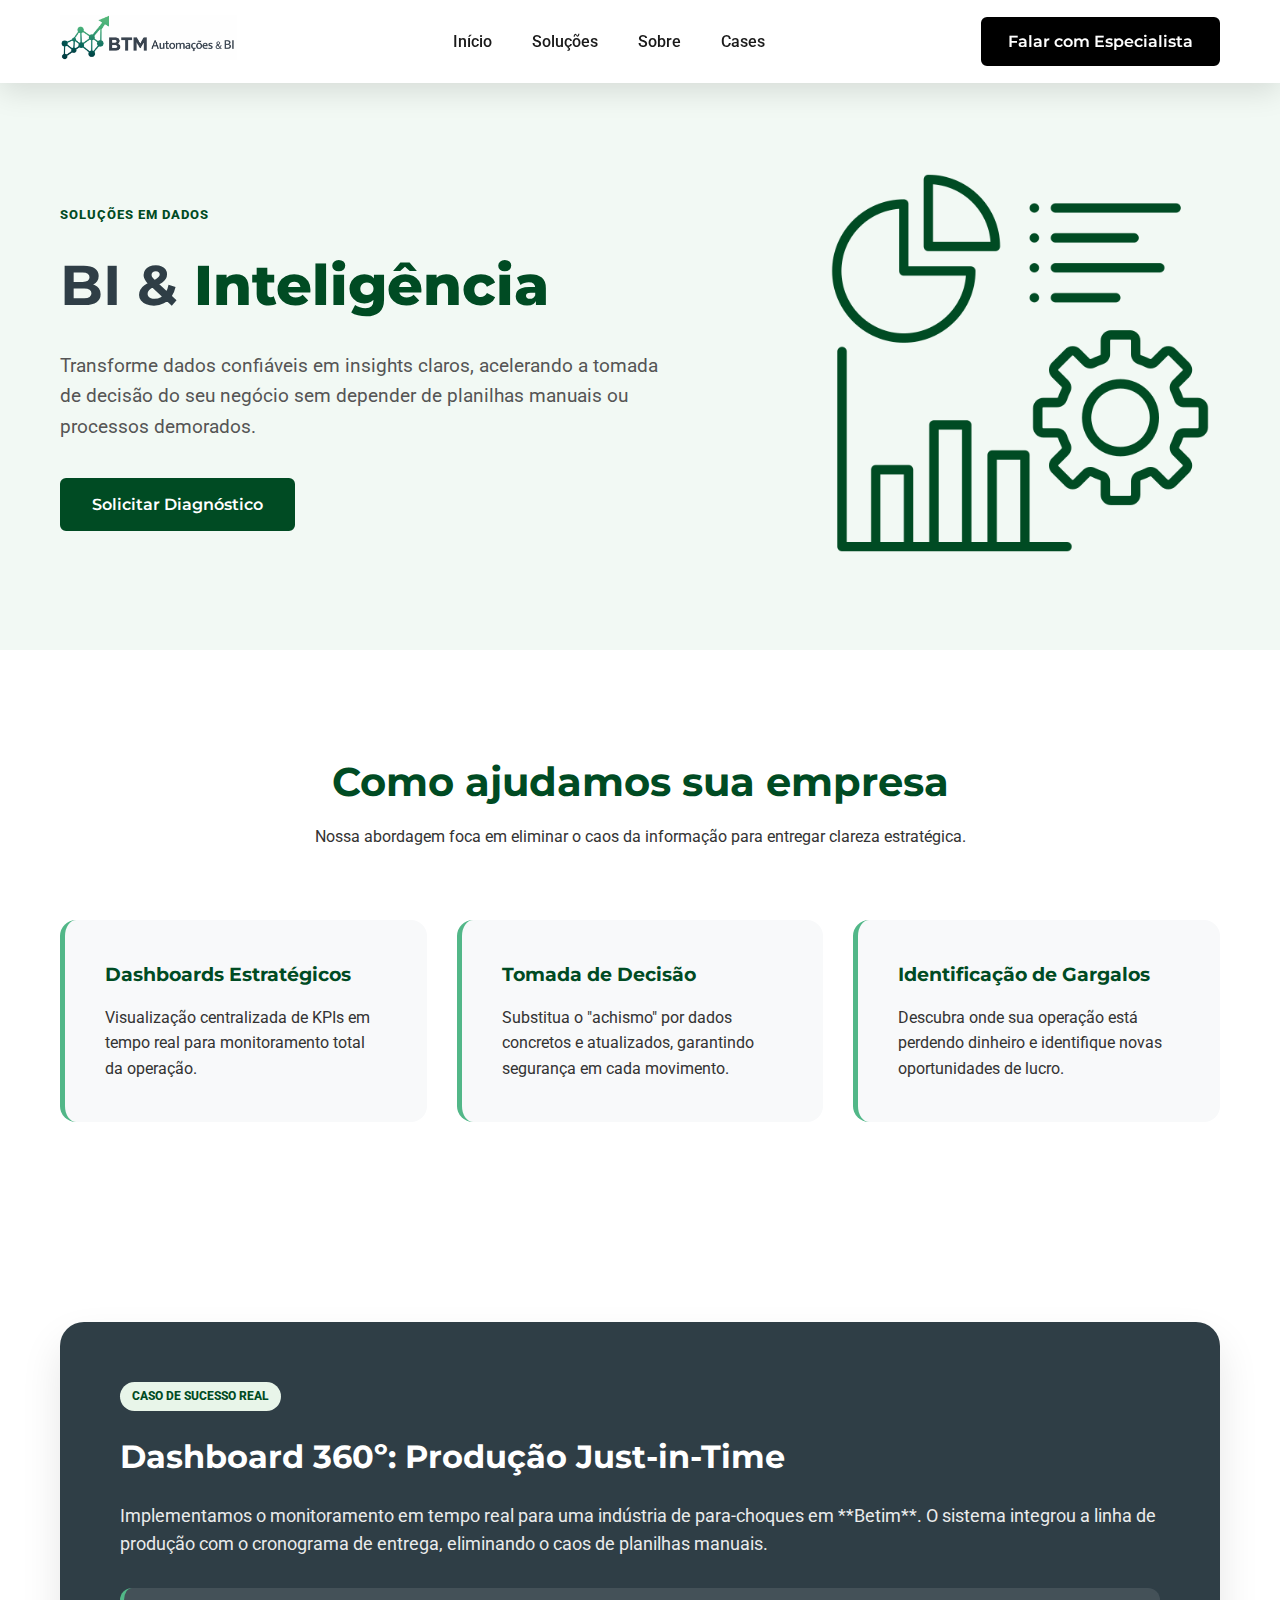
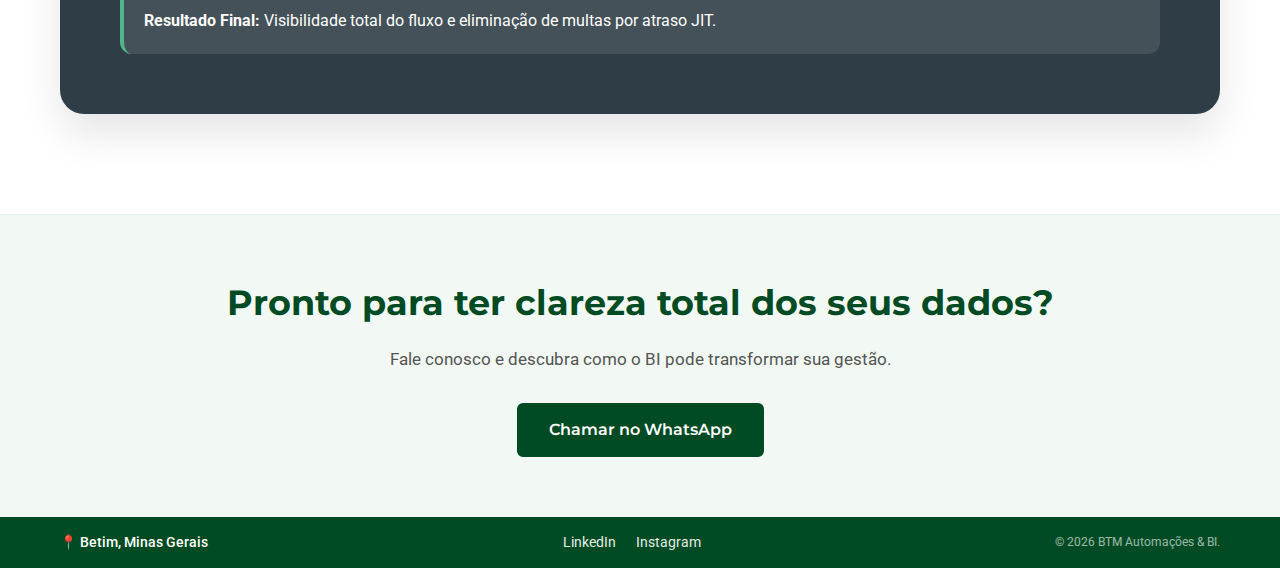
<file: bi_inteligencia.html>
<!DOCTYPE html>
<html lang="pt-br">
<head>
    <meta charset="UTF-8">
    <meta name="viewport" content="width=device-width, initial-scale=1.0">
    <title>BI & Inteligência | BTM Automações & BI</title>
    <link rel="icon" type="image/png" href="assets/img/favicon.png">
    <link href="https://fonts.googleapis.com/css2?family=Montserrat:wght@500;700;800&family=Roboto:wght@400;500&display=swap" rel="stylesheet">
    <link rel="stylesheet" href="css/styles.css">
    <link rel="stylesheet" href="css/servicos.css">
</head>
<body>

    <header class="header">
        <div class="container header-container">
            <div class="logo">
                <a href="index.html">
                    <img src="assets/img/logo-btm.png" alt="BTM Logo" class="logo-img">
                </a>
            </div>
            <nav class="nav-menu">
                <ul>
                    <li><a href="index.html">Início</a></li>
                    <li><a href="index.html#servicos">Soluções</a></li>
                    <li><a href="index.html#sobre">Sobre</a></li>
                    <li><a href="index.html#cases">Cases</a></li>
                </ul>
            </nav>
            <div class="header-right">
                <a href="https://wa.me/seunumerodowhatsapp" class="btn btn-dark">Falar com Especialista</a>
            </div>
        </div>
    </header>

    <section class="service-hero">
        <div class="container">
            <div class="service-hero-content">
                <div class="service-hero-text">
                    <span class="service-tag">Soluções em Dados</span>
                    <h1>BI & <span class="highlight">Inteligência</span></h1>
                    <p>Transforme dados confiáveis em insights claros, acelerando a tomada de decisão do seu negócio sem depender de planilhas manuais ou processos demorados.</p>
                    <a href="https://wa.me/seunumerodowhatsapp" class="btn btn-primary">Solicitar Diagnóstico</a>
                </div>
                <div class="service-hero-img">
                    <img src="assets/img/bi_inteligencia.png" alt="Ícone BI & Inteligência">
                </div>
            </div>
        </div>
    </section>

    <section class="service-details">
        <div class="container">
            <div class="section-header">
                <h2>Como ajudamos sua empresa</h2>
                <p>Nossa abordagem foca em eliminar o caos da informação para entregar clareza estratégica.</p>
            </div>
            
            <div class="benefits-grid">
                <div class="benefit-card">
                    <h3>Dashboards Estratégicos</h3>
                    <p>Visualização centralizada de KPIs em tempo real para monitoramento total da operação.</p>
                </div>
                <div class="benefit-card">
                    <h3>Tomada de Decisão</h3>
                    <p>Substitua o "achismo" por dados concretos e atualizados, garantindo segurança em cada movimento.</p>
                </div>
                <div class="benefit-card">
                    <h3>Identificação de Gargalos</h3>
                    <p>Descubra onde sua operação está perdendo dinheiro e identifique novas oportunidades de lucro.</p>
                </div>
            </div>
        </div>
    </section>

    <section class="service-case">
        <div class="container">
            <div class="case-highlight-card">
                <div class="case-info">
                    <span class="case-tag">Caso de Sucesso Real</span>
                    <h3>Dashboard 360º: Produção Just-in-Time</h3>
                    <p>Implementamos o monitoramento em tempo real para uma indústria de para-choques em **Betim**. O sistema integrou a linha de produção com o cronograma de entrega, eliminando o caos de planilhas manuais.</p>
                    <div class="case-result-box">
                        <strong>Resultado Final:</strong> Visibilidade total do fluxo e eliminação de multas por atraso JIT.
                    </div>
                </div>
            </div>
        </div>
    </section>

    <section class="cta-footer">
        <div class="container">
            <h2>Pronto para ter clareza total dos seus dados?</h2>
            <p>Fale conosco e descubra como o BI pode transformar sua gestão.</p>
            <a href="https://wa.me/seunumerodowhatsapp" class="btn btn-primary">Chamar no WhatsApp</a>
        </div>
    </section>

    <footer>
        <div class="container">
            <div class="footer-content">
                <span class="footer-location">📍 Betim, Minas Gerais</span>
                <div class="footer-social">
                    <a href="#">LinkedIn</a>
                    <a href="#">Instagram</a>
                </div>
                <p class="footer-copyright">&copy; 2026 BTM Automações & BI.</p>
            </div>
        </div>
    </footer>

</body>
</html>
</file>
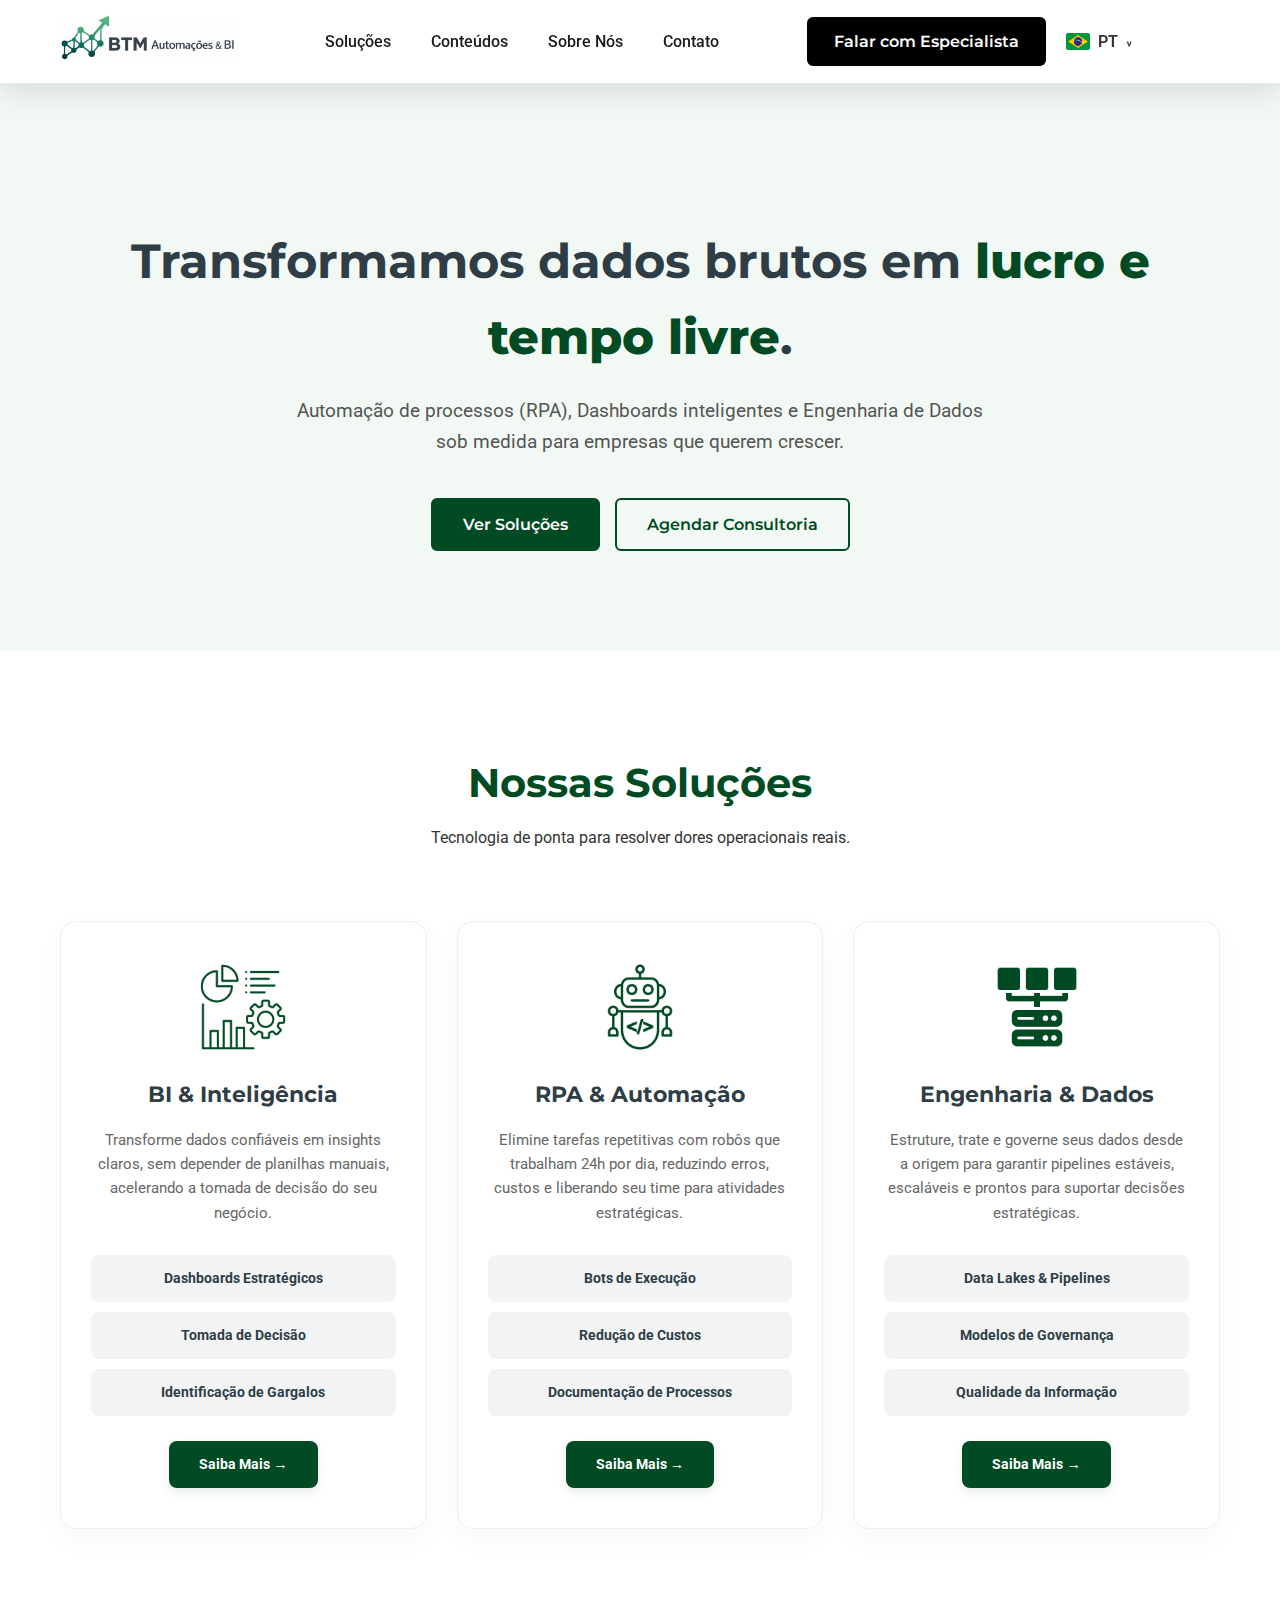
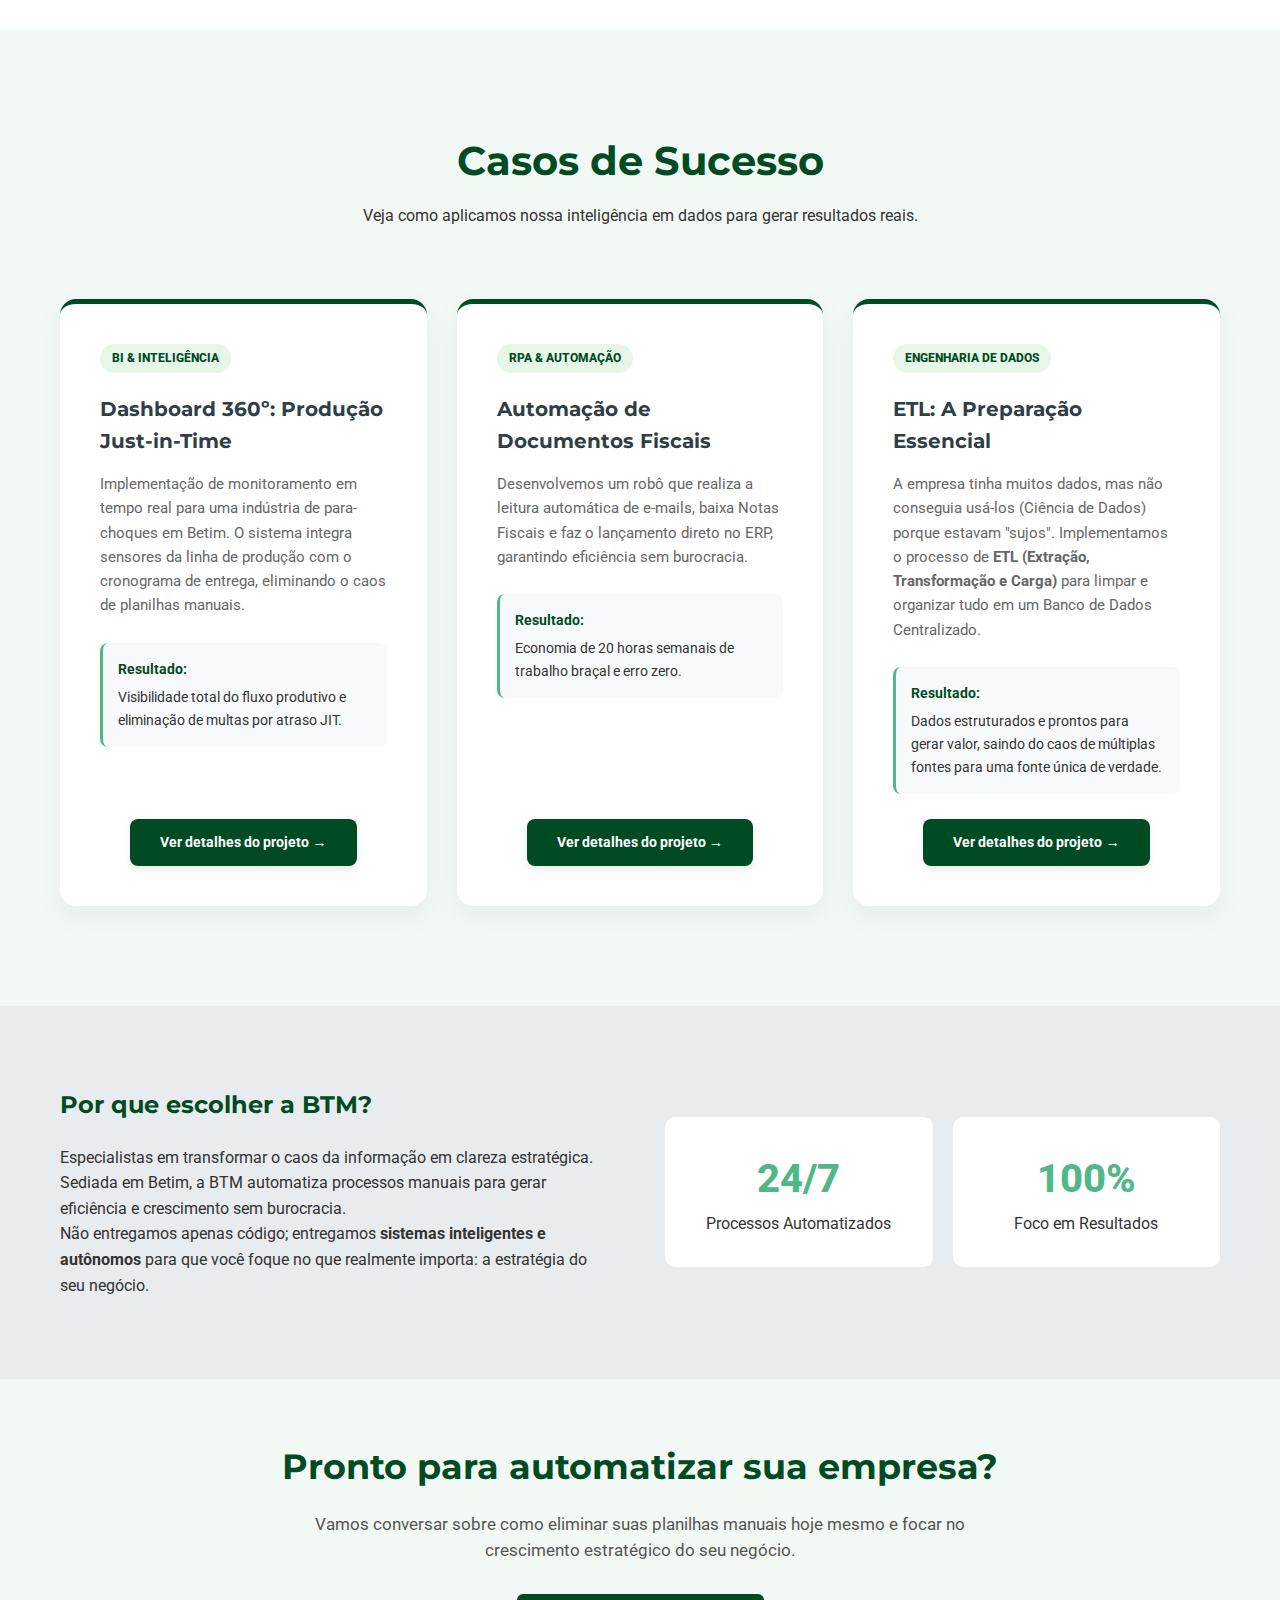
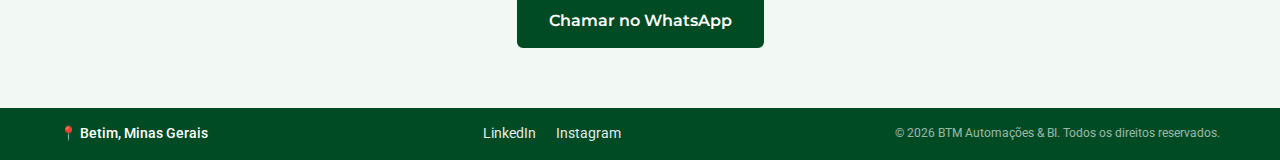
<file: index copy.html>
<!DOCTYPE html>
<html lang="pt-br">
<head>
    <meta charset="UTF-8">
    <meta name="viewport" content="width=device-width, initial-scale=1.0">
    <title>BTM Automações & BI | Inteligência de Dados em Betim</title>
    
    <link rel="icon" type="image/png" href="assets/img/favicon.png"> 
    <link href="https://fonts.googleapis.com/css2?family=Montserrat:wght@500;600;700&family=Roboto:wght@400;500&display=swap" rel="stylesheet">
    <link rel="stylesheet" href="css/styles.css">
</head>

<body>

    <header class="header">
        <div class="container header-container">
            <div class="logo">
                <a href="index.html">
                    <img src="assets/img/logo-btm.png" alt="BTM Automações & BI Logo" class="logo-img">
                </a>
            </div>
            
            <nav class="nav-menu">
                <ul>
                    <li><a href="#servicos">Soluções</a></li>
                    <li><a href="https://www.linkedin.com/" target="_blank">Conteúdos</a></li>
                    <li><a href="#sobre">Sobre Nós</a></li>
                    <li><a href="#contato">Contato</a></li>
                </ul>
            </nav>

            <div class="header-right">
                <a href="https://w.app/o2c5wx" target="_blank" class="btn btn-dark">
                    Falar com Especialista
                </a>

                <div class="lang-selector">
                    <img src="assets/img/flag-br.png" alt="Brasil" class="flag-icon">
                    <span class="lang-text">PT</span>
                    <span class="arrow-icon">^</span>
                </div>
            </div>

            <div class="hamburger">
                <span class="bar"></span>
                <span class="bar"></span>
                <span class="bar"></span>
            </div>
        </div>
    </header>

    <main>
        <section id="hero" class="hero">
            <div class="container hero-content">
                <h1 class="hero-title">
                    Transformamos dados brutos em <span class="highlight">lucro e tempo livre</span>.
                </h1>
                <p class="hero-subtitle">
                    Automação de processos (RPA), Dashboards inteligentes e Engenharia de Dados sob medida para empresas que querem crescer.
                </p>
                <div class="hero-buttons">
                    <a href="#servicos" class="btn btn-primary">Ver Soluções</a>
                    <a href="#contato" class="btn btn-outline">Agendar Consultoria</a>
                </div>
            </div>
        </section>

        <section id="servicos" class="services">
            <div class="container">
                <div class="section-header">
                    <h2>Nossas Soluções</h2>
                    <p>Tecnologia de ponta para resolver dores operacionais reais.</p>
                </div>

                <div class="cards-grid">
                    <div class="card">
                        <div class="card-icon">
                            <img src="assets/img/icon-bi.png" alt="Ícone BI">
                        </div>
                        <h3>BI & Inteligência</h3>
                        <p class="card-desc">
                            Transforme dados confiáveis em insights claros, sem depender de planilhas manuais, acelerando a tomada de decisão do seu negócio.
                        </p>
                        <ul class="card-topics">
                            <li>Dashboards Estratégicos</li>
                            <li>Tomada de Decisão</li>
                            <li>Identificação de Gargalos</li>
                        </ul>
                        <a href="o_que_e_bi.html" class="case-link">Saiba Mais →</a>
                    </div>

                    <div class="card">
                        <div class="card-icon">
                            <img src="assets/img/icon-rpa.png" alt="Ícone RPA">
                        </div>
                        <h3>RPA & Automação</h3>
                        <p class="card-desc">
                            Elimine tarefas repetitivas com robôs que trabalham 24h por dia, reduzindo erros, custos e liberando seu time para atividades estratégicas.
                        </p>
                        <ul class="card-topics">
                            <li>Bots de Execução</li>
                            <li>Redução de Custos</li>
                            <li>Documentação de Processos</li>
                        </ul>
                        <a href="o_que_e_rpa.html" class="case-link">Saiba Mais →</a>
                    </div>

                    <div class="card">
                        <div class="card-icon">
                            <img src="assets/img/icon-eng.png" alt="Ícone Engenharia">
                        </div>
                        <h3>Engenharia & Dados</h3>
                        <p class="card-desc">
                            Estruture, trate e governe seus dados desde a origem para garantir pipelines estáveis, escaláveis e prontos para suportar decisões estratégicas.
                        </p>
                        <ul class="card-topics">
                            <li>Data Lakes & Pipelines</li>
                            <li>Modelos de Governança</li>
                            <li>Qualidade da Informação</li>
                        </ul>
                        <a href="o_que_e_eng_dados.html" class="case-link">Saiba Mais →</a>
                    </div>
                </div>
            </div>
        </section>

        <section id="cases" class="cases">
            <div class="container">
                <div class="section-header">
                    <h2>Casos de Sucesso</h2>
                    <p>Veja como aplicamos nossa inteligência em dados para gerar resultados reais.</p>
                </div>

                <div class="cases-grid">
                    
                    <div class="case-card">
                        <div class="case-tag">BI & Inteligência</div>
                        <h3>Dashboard 360º: Produção Just-in-Time</h3>
                        <p class="case-description">
                            Implementação de monitoramento em tempo real para uma indústria de para-choques em Betim. 
                            O sistema integra sensores da linha de produção com o cronograma de entrega, eliminando o caos de planilhas manuais.
                        </p>
                        <div class="case-result">
                            <strong>Resultado:</strong> Visibilidade total do fluxo produtivo e eliminação de multas por atraso JIT.
                        </div>
                        
                        <a href="bi_inteligencia.html" class="case-link">Ver detalhes do projeto →</a>
                    </div>

                    <div class="case-card">
                        <div class="case-tag">RPA & Automação</div>
                        <h3>Automação de Documentos Fiscais</h3>
                        <p class="case-description">
                            Desenvolvemos um robô que realiza a leitura automática de e-mails, baixa Notas Fiscais e faz o lançamento direto no ERP, garantindo eficiência sem burocracia.
                        </p>
                        <div class="case-result">
                            <strong>Resultado:</strong> Economia de 20 horas semanais de trabalho braçal e erro zero.
                        </div>

                        <a href="rpa_automacao.html" class="case-link">Ver detalhes do projeto →</a>
                    </div>

                    <div class="case-card">
                        <div class="case-tag">Engenharia de Dados</div>
                        <h3>ETL: A Preparação Essencial</h3>
                        <p class="case-description">
                            A empresa tinha muitos dados, mas não conseguia usá-los (Ciência de Dados) porque estavam "sujos". 
                            Implementamos o processo de <strong>ETL (Extração, Transformação e Carga)</strong> para limpar e organizar tudo em um Banco de Dados Centralizado.
                        </p>
                        <div class="case-result">
                            <strong>Resultado:</strong> Dados estruturados e prontos para gerar valor, saindo do caos de múltiplas fontes para uma fonte única de verdade.
                        </div>
                        
                        <a href="eng_dado.html" class="case-link">Ver detalhes do projeto →</a>
                    </div>

                </div> 
            </div>
        </section>

        <section id="sobre" class="about">
            <div class="container about-container">
                <div class="about-text">
                    <h2>Por que escolher a BTM?</h2>
                    <p>
                        Especialistas em transformar o caos da informação em clareza estratégica. 
                        Sediada em Betim, a BTM automatiza processos manuais para gerar eficiência e crescimento sem burocracia.
                    </p>
                    <p>
                        Não entregamos apenas código; entregamos <strong>sistemas inteligentes e autônomos</strong> para que você foque no que realmente importa: a estratégia do seu negócio.
                    </p>
                </div>
                <div class="about-stats">
                    <div class="stat-item">
                        <span class="stat-number">24/7</span>
                        <span class="stat-label">Processos Automatizados</span>
                    </div>
                    <div class="stat-item">
                        <span class="stat-number">100%</span>
                        <span class="stat-label">Foco em Resultados</span>
                    </div>
                </div>
            </div>
        </section>

        <section class="cta-footer">
            <div class="container">
                <h2>Pronto para automatizar sua empresa?</h2>
                <p>Vamos conversar sobre como eliminar suas planilhas manuais hoje mesmo e focar no crescimento estratégico do seu negócio.</p>
                <a href="https://wa.me/seunumerodowhatsapp" class="btn btn-primary" target="_blank">Chamar no WhatsApp</a>
            </div>
        </section>

    </main>

    <footer>
        <div class="container">
            <div class="footer-content">
                <span class="footer-location">📍 Betim, Minas Gerais</span>
                
                <div class="footer-social">
                    <a href="https://www.linkedin.com/company/btm-automacoes-bi" target="_blank">LinkedIn</a>
                    <a href="https://www.instagram.com/seuinstagram" target="_blank">Instagram</a>
                </div>
                
                <p class="footer-copyright">
                    &copy; 2026 BTM Automações & BI. Todos os direitos reservados.
                </p>
            </div>
        </div>
    </footer>

    <script src="js/scripts.js"></script>

</body>
</html>
</file>
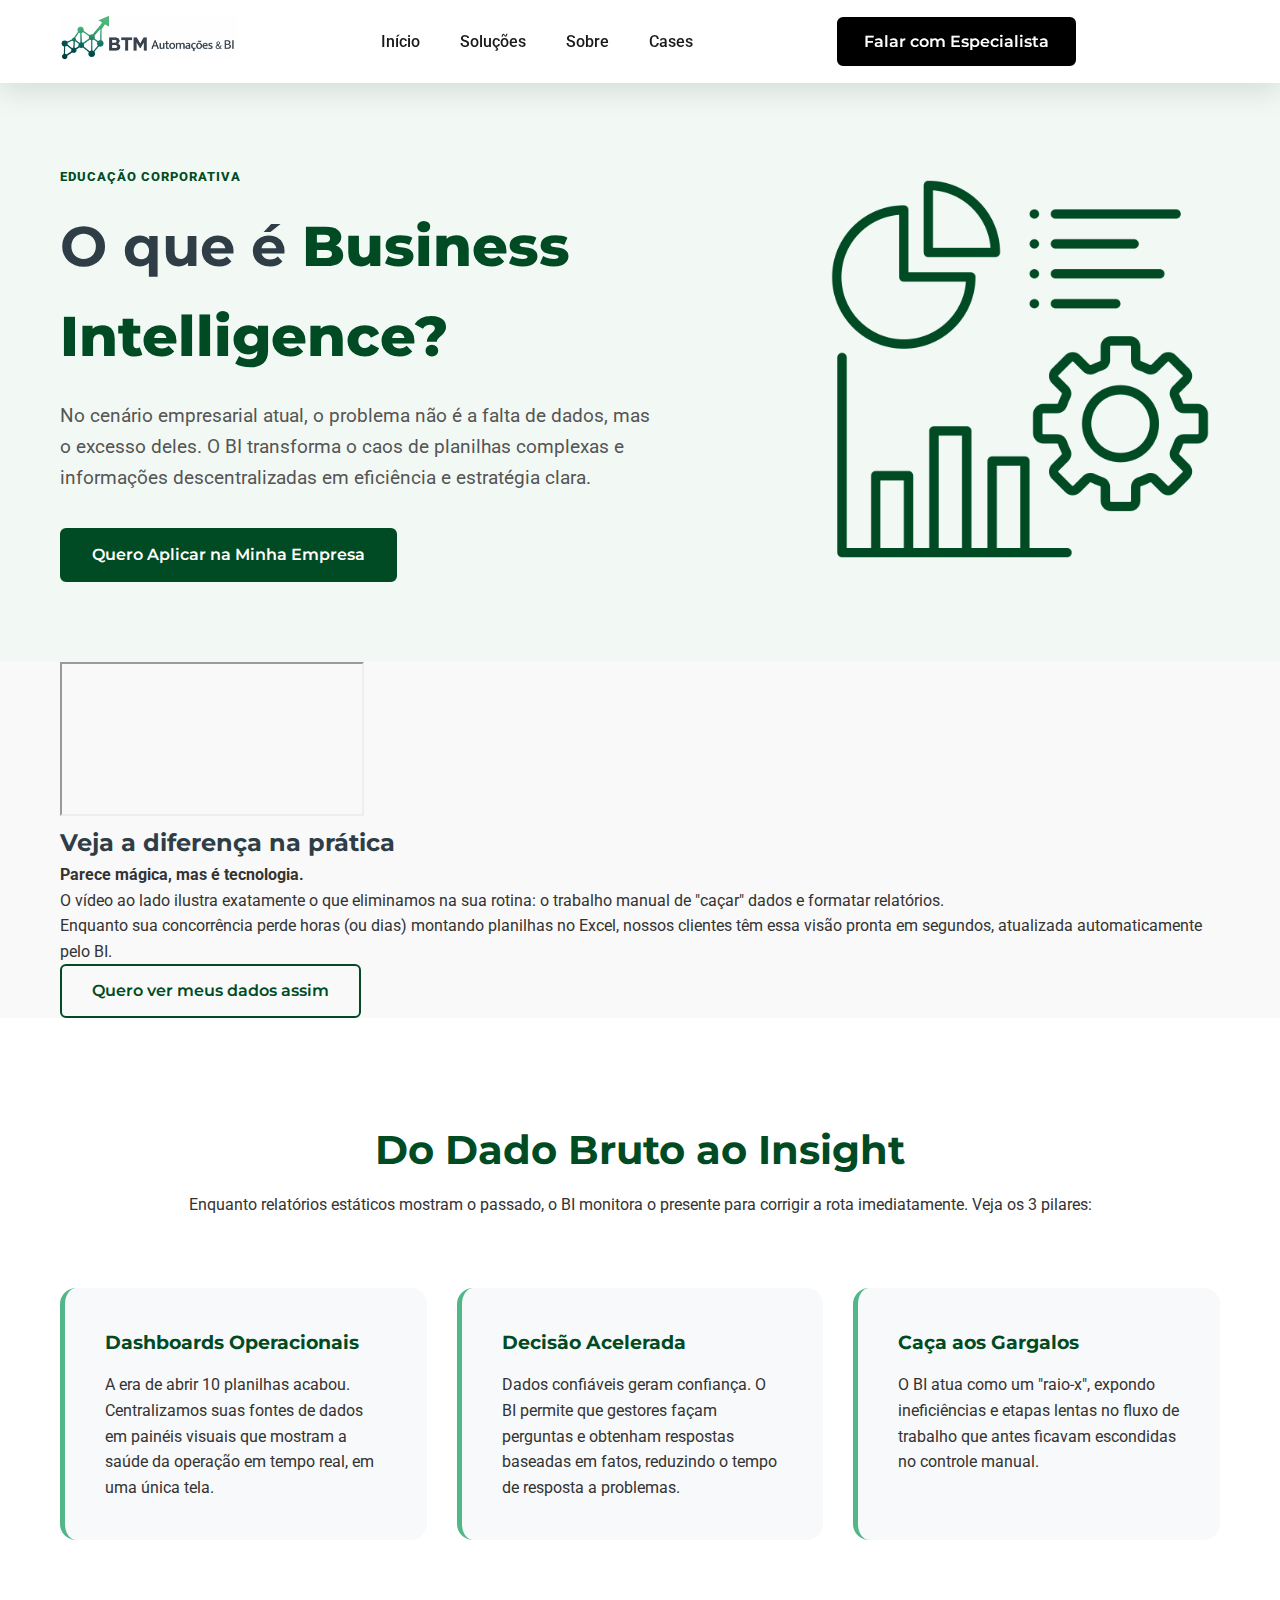
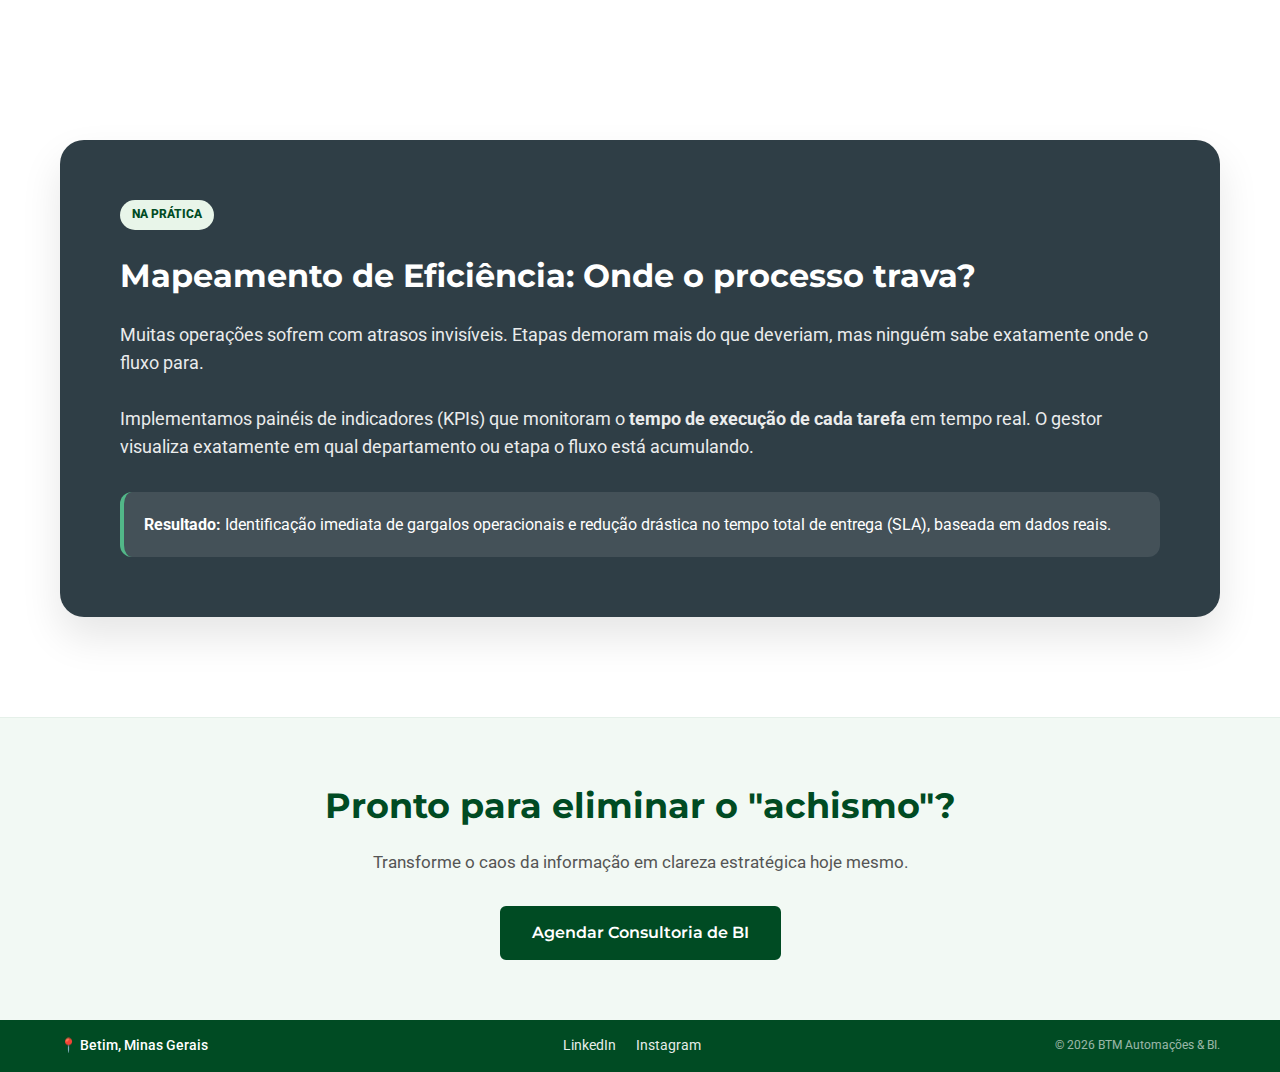
<file: o_que_e_bi.html>
<!DOCTYPE html>
<html lang="pt-br">
<head>
    <meta charset="UTF-8">
    <meta name="viewport" content="width=device-width, initial-scale=1.0">
    <title>O que é BI? | BTM Automações & BI</title>
    
    <link rel="icon" type="image/png" href="assets/img/favicon.png">
    
    <link href="https://fonts.googleapis.com/css2?family=Montserrat:wght@500;600;700;800&family=Roboto:wght@400;500&display=swap" rel="stylesheet">
    
    <link rel="stylesheet" href="css/styles.css">
    <link rel="stylesheet" href="css/servicos.css">
</head>

<body>

    <header class="header">
        <div class="container header-container">
            <div class="logo">
                <a href="index.html">
                    <img src="assets/img/logo-btm.png" alt="BTM Logo" class="logo-img">
                </a>
            </div>
            <nav class="nav-menu">
                <ul>
                    <li><a href="index.html">Início</a></li>
                    <li><a href="index.html#servicos">Soluções</a></li>
                    <li><a href="index.html#sobre">Sobre</a></li>
                    <li><a href="index.html#cases">Cases</a></li>
                </ul>
            </nav>
            <div class="header-right">
                <a href="https://w.app/o2c5wx" target="_blank" class="btn btn-dark">Falar com Especialista</a>
            </div>

            <div class="hamburger">
                <span class="bar"></span>
                <span class="bar"></span>
                <span class="bar"></span>
            </div>
        </div>
    </header>

    <section class="service-hero">
        <div class="container">
            <div class="service-hero-content">
                <div class="service-hero-text">
                    <span class="service-tag">Educação Corporativa</span>
                    <h1>O que é <span class="highlight">Business Intelligence?</span></h1>
                    <p>
                        No cenário empresarial atual, o problema não é a falta de dados, mas o excesso deles. 
                        O BI transforma o caos de planilhas complexas e informações descentralizadas em eficiência e estratégia clara.
                    </p>
                    <a href="https://w.app/o2c5wx" target="_blank" class="btn btn-primary">Quero Aplicar na Minha Empresa</a>
                </div>
                <div class="service-hero-img">
                    <img src="assets/img/icon-bi.png" alt="Ilustração de Business Intelligence">
                </div>
            </div>
        </div>
    </section>

    <section class="video-section">
        <div class="container video-container">
            <div class="video-wrapper">
                <div class="video-responsive">
                    <iframe 
                        src="https://www.youtube.com/embed/Xqf9mR2lFmI" 
                        title="Demonstração BI e Automação" 
                        allow="accelerometer; autoplay; clipboard-write; encrypted-media; gyroscope; picture-in-picture" 
                        allowfullscreen>
                    </iframe>
                </div>
            </div>

            <div class="video-text">
                <h2>Veja a diferença na prática</h2>
                <p>
                    <strong>Parece mágica, mas é tecnologia.</strong>
                    <br>
                    O vídeo ao lado ilustra exatamente o que eliminamos na sua rotina: o trabalho manual de "caçar" dados e formatar relatórios.
                </p>
                <p>
                    Enquanto sua concorrência perde horas (ou dias) montando planilhas no Excel, nossos clientes têm essa visão pronta em segundos, atualizada automaticamente pelo BI.
                </p>
                <a href="https://w.app/o2c5wx" target="_blank" class="btn btn-outline">Quero ver meus dados assim</a>
            </div>
        </div>
    </section>

    <section class="service-details">
        <div class="container">
            <div class="section-header">
                <h2>Do Dado Bruto ao Insight</h2>
                <p>Enquanto relatórios estáticos mostram o passado, o BI monitora o presente para corrigir a rota imediatamente. Veja os 3 pilares:</p>
            </div>
            
            <div class="benefits-grid">
                <div class="benefit-card">
                    <h3>Dashboards Operacionais</h3>
                    <p>A era de abrir 10 planilhas acabou. Centralizamos suas fontes de dados em painéis visuais que mostram a saúde da operação em tempo real, em uma única tela.</p>
                </div>
                
                <div class="benefit-card">
                    <h3>Decisão Acelerada</h3>
                    <p>Dados confiáveis geram confiança. O BI permite que gestores façam perguntas e obtenham respostas baseadas em fatos, reduzindo o tempo de resposta a problemas.</p>
                </div>
                
                <div class="benefit-card">
                    <h3>Caça aos Gargalos</h3>
                    <p>O BI atua como um "raio-x", expondo ineficiências e etapas lentas no fluxo de trabalho que antes ficavam escondidas no controle manual.</p>
                </div>
            </div>
        </div>
    </section>

    <section class="service-case">
        <div class="container">
            <div class="case-highlight-card">
                <div class="case-info">
                    <span class="case-tag">Na Prática</span>
                    <h3>Mapeamento de Eficiência: Onde o processo trava?</h3>
                    <p>
                        Muitas operações sofrem com atrasos invisíveis. Etapas demoram mais do que deveriam, mas ninguém sabe exatamente onde o fluxo para.
                        <br><br>
                        Implementamos painéis de indicadores (KPIs) que monitoram o <strong>tempo de execução de cada tarefa</strong> em tempo real. O gestor visualiza exatamente em qual departamento ou etapa o fluxo está acumulando.
                    </p>
                    <div class="case-result-box">
                        <strong>Resultado:</strong> Identificação imediata de gargalos operacionais e redução drástica no tempo total de entrega (SLA), baseada em dados reais.
                    </div>
                </div>
            </div>
        </div>
    </section>

    <section class="cta-footer">
        <div class="container">
            <h2>Pronto para eliminar o "achismo"?</h2>
            <p>Transforme o caos da informação em clareza estratégica hoje mesmo.</p>
            <a href="https://w.app/o2c5wx" target="_blank" class="btn btn-primary">Agendar Consultoria de BI</a>
        </div>
    </section>

    <footer>
        <div class="container">
            <div class="footer-content">
                <span class="footer-location">📍 Betim, Minas Gerais</span>
                <div class="footer-social">
                    <a href="https://www.linkedin.com/company/btm-automacoes-bi" target="_blank">LinkedIn</a>
                    <a href="https://www.instagram.com/" target="_blank">Instagram</a>
                </div>
                <p class="footer-copyright">&copy; 2026 BTM Automações & BI.</p>
            </div>
        </div>
    </footer>

    <script src="js/scripts.js"></script>

</body>
</html>
</file>
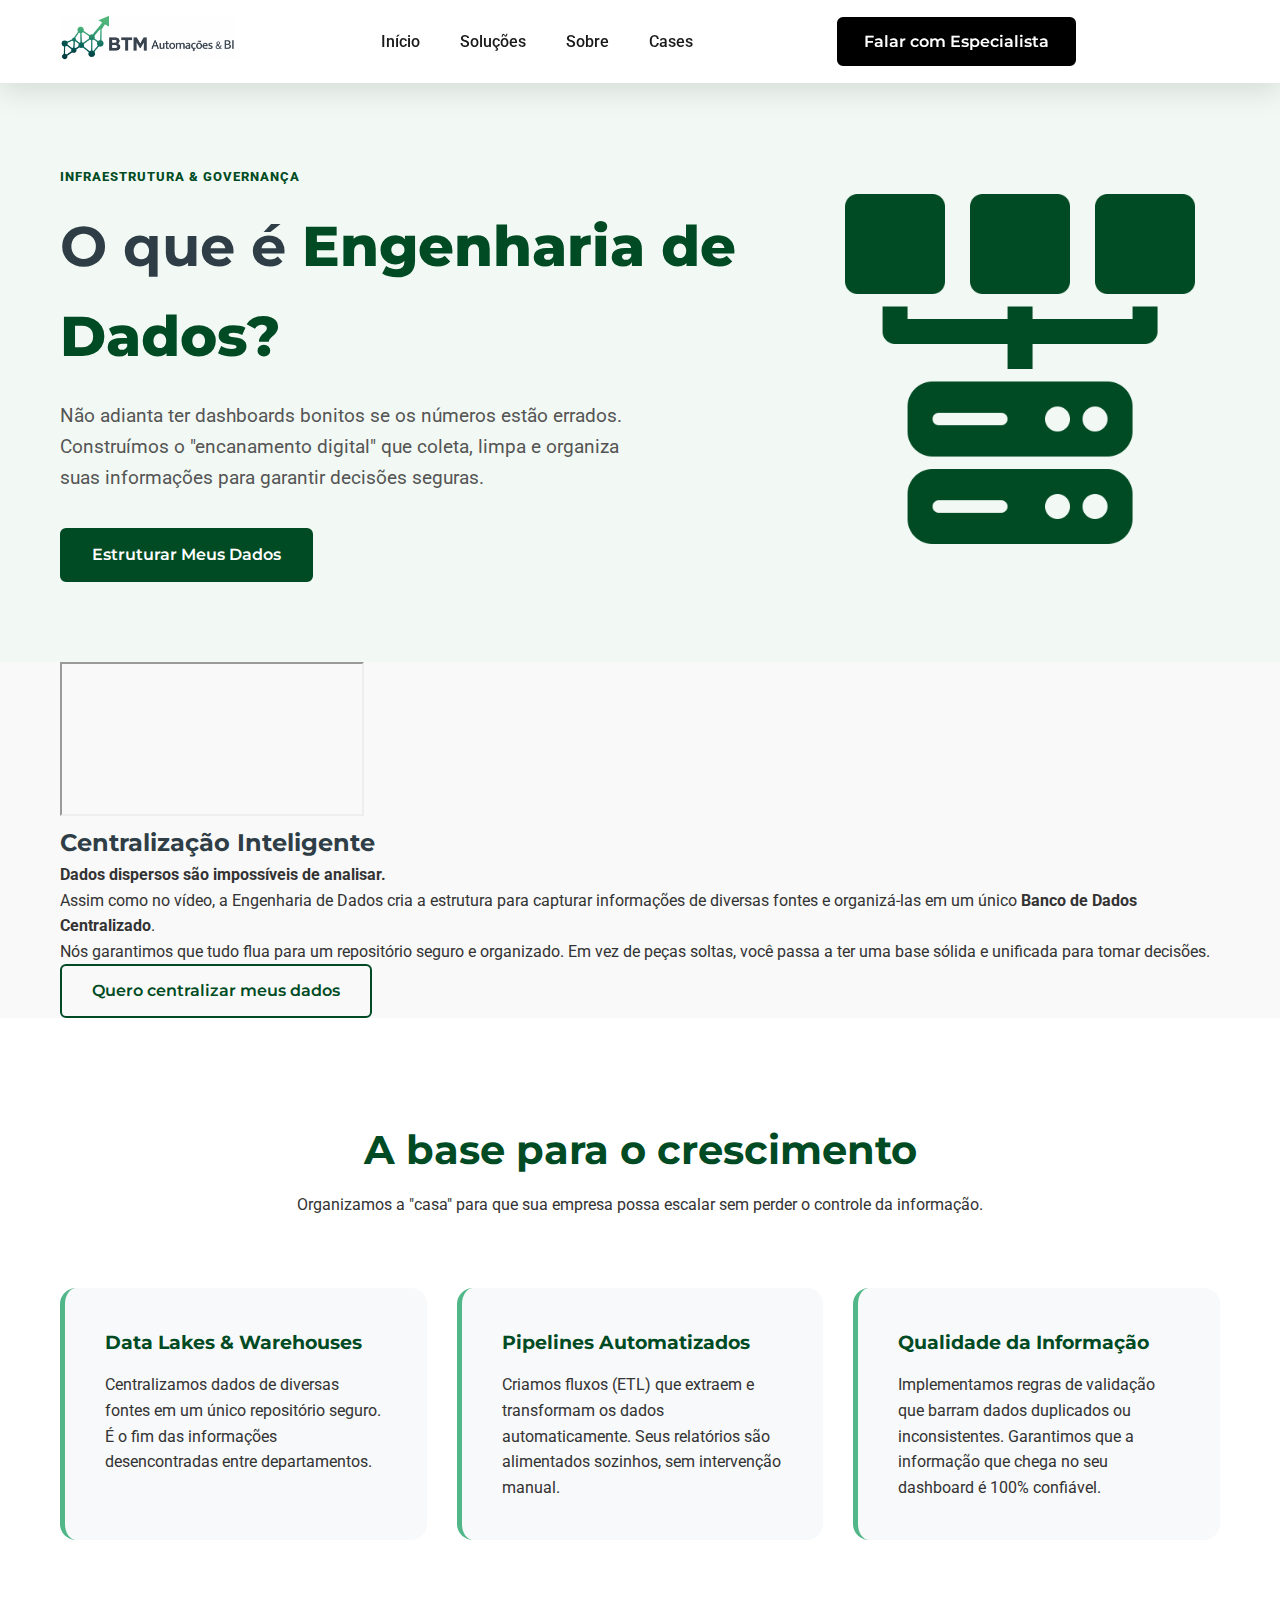
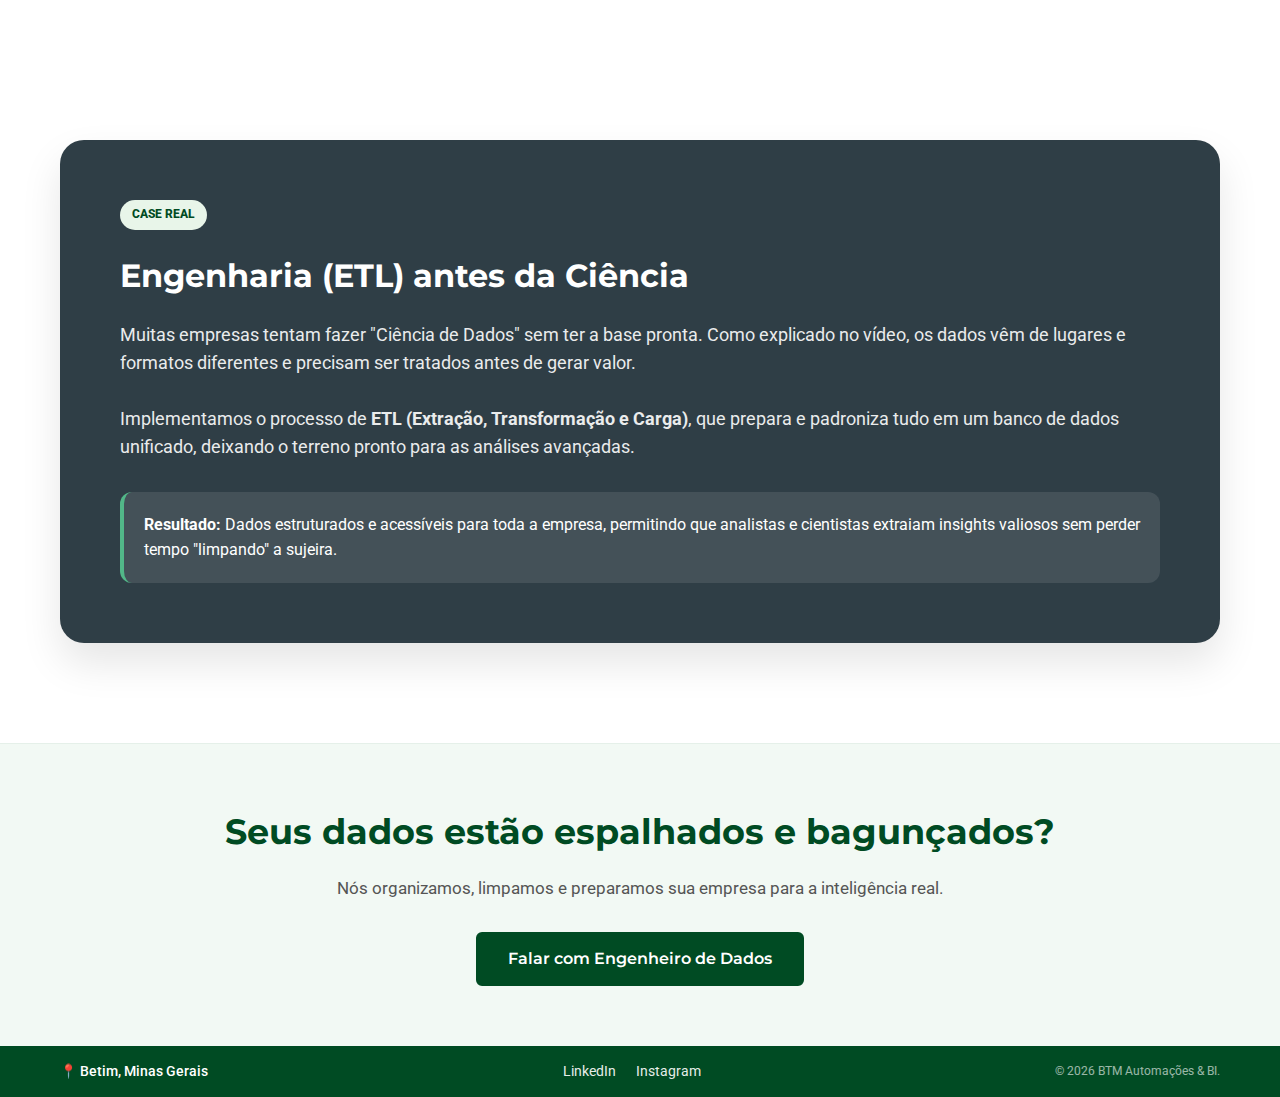
<file: o_que_e_eng_dados.html>
<!DOCTYPE html>
<html lang="pt-br">
<head>
    <meta charset="UTF-8">
    <meta name="viewport" content="width=device-width, initial-scale=1.0">
    <title>O que é Engenharia de Dados? | BTM Automações & BI</title>
    
    <link rel="icon" type="image/png" href="assets/img/favicon.png">
    
    <link href="https://fonts.googleapis.com/css2?family=Montserrat:wght@500;600;700;800&family=Roboto:wght@400;500&display=swap" rel="stylesheet">
    
    <link rel="stylesheet" href="css/styles.css">
    <link rel="stylesheet" href="css/servicos.css">
</head>

<body>

    <header class="header">
        <div class="container header-container">
            <div class="logo">
                <a href="index.html">
                    <img src="assets/img/logo-btm.png" alt="BTM Logo" class="logo-img">
                </a>
            </div>
            <nav class="nav-menu">
                <ul>
                    <li><a href="index.html">Início</a></li>
                    <li><a href="index.html#servicos">Soluções</a></li>
                    <li><a href="index.html#sobre">Sobre</a></li>
                    <li><a href="index.html#cases">Cases</a></li>
                </ul>
            </nav>
            <div class="header-right">
                <a href="https://w.app/o2c5wx" target="_blank" class="btn btn-dark">Falar com Especialista</a>
            </div>

            <div class="hamburger">
                <span class="bar"></span>
                <span class="bar"></span>
                <span class="bar"></span>
            </div>

        </div>
    </header>

    <section class="service-hero">
        <div class="container">
            <div class="service-hero-content">
                <div class="service-hero-text">
                    <span class="service-tag">Infraestrutura & Governança</span>
                    <h1>O que é <span class="highlight">Engenharia de Dados?</span></h1>
                    <p>
                        Não adianta ter dashboards bonitos se os números estão errados. 
                        Construímos o "encanamento digital" que coleta, limpa e organiza suas informações para garantir decisões seguras.
                    </p>
                    <a href="https://w.app/o2c5wx" target="_blank" class="btn btn-primary">Estruturar Meus Dados</a>
                </div>
                <div class="service-hero-img">
                    <img src="assets/img/icon-eng.png" alt="Ilustração de Engenharia de Dados">
                </div>
            </div>
        </div>
    </section>

    <section class="video-section">
        <div class="container video-container">
            <div class="video-wrapper">
                <div class="video-responsive">
                    <iframe 
                        src="https://www.youtube.com/embed/U0eBD0v-YL4" 
                        title="Demonstração Engenharia de Dados" 
                        allow="accelerometer; autoplay; clipboard-write; encrypted-media; gyroscope; picture-in-picture" 
                        allowfullscreen>
                    </iframe>
                </div>
            </div>

            <div class="video-text">
                <h2>Centralização Inteligente</h2>
                <p>
                    <strong>Dados dispersos são impossíveis de analisar.</strong>
                    <br>
                    Assim como no vídeo, a Engenharia de Dados cria a estrutura para capturar informações de diversas fontes e organizá-las em um único <strong>Banco de Dados Centralizado</strong>.
                </p>
                <p>
                    Nós garantimos que tudo flua para um repositório seguro e organizado. Em vez de peças soltas, você passa a ter uma base sólida e unificada para tomar decisões.
                </p>
                <a href="https://w.app/o2c5wx" target="_blank" class="btn btn-outline">Quero centralizar meus dados</a>
            </div>
        </div>
    </section>

    <section class="service-details">
        <div class="container">
            <div class="section-header">
                <h2>A base para o crescimento</h2>
                <p>Organizamos a "casa" para que sua empresa possa escalar sem perder o controle da informação.</p>
            </div>
            
            <div class="benefits-grid">
                <div class="benefit-card">
                    <h3>Data Lakes & Warehouses</h3>
                    <p>Centralizamos dados de diversas fontes em um único repositório seguro. É o fim das informações desencontradas entre departamentos.</p>
                </div>
                
                <div class="benefit-card">
                    <h3>Pipelines Automatizados</h3>
                    <p>Criamos fluxos (ETL) que extraem e transformam os dados automaticamente. Seus relatórios são alimentados sozinhos, sem intervenção manual.</p>
                </div>
                
                <div class="benefit-card">
                    <h3>Qualidade da Informação</h3>
                    <p>Implementamos regras de validação que barram dados duplicados ou inconsistentes. Garantimos que a informação que chega no seu dashboard é 100% confiável.</p>
                </div>
            </div>
        </div>
    </section>

    <section class="service-case">
        <div class="container">
            <div class="case-highlight-card">
                <div class="case-info">
                    <span class="case-tag">Case Real</span>
                    <h3>Engenharia (ETL) antes da Ciência</h3>
                    <p>
                        Muitas empresas tentam fazer "Ciência de Dados" sem ter a base pronta. Como explicado no vídeo, os dados vêm de lugares e formatos diferentes e precisam ser tratados antes de gerar valor.
                        <br><br>
                        Implementamos o processo de <strong>ETL (Extração, Transformação e Carga)</strong>, que prepara e padroniza tudo em um banco de dados unificado, deixando o terreno pronto para as análises avançadas.
                    </p>
                    <div class="case-result-box">
                        <strong>Resultado:</strong> Dados estruturados e acessíveis para toda a empresa, permitindo que analistas e cientistas extraiam insights valiosos sem perder tempo "limpando" a sujeira.
                    </div>
                </div>
            </div>
        </div>
    </section>

    <section class="cta-footer">
        <div class="container">
            <h2>Seus dados estão espalhados e bagunçados?</h2>
            <p>Nós organizamos, limpamos e preparamos sua empresa para a inteligência real.</p>
            <a href="https://w.app/o2c5wx" target="_blank" class="btn btn-primary">Falar com Engenheiro de Dados</a>
        </div>
    </section>

    <footer>
        <div class="container">
            <div class="footer-content">
                <span class="footer-location">📍 Betim, Minas Gerais</span>
                <div class="footer-social">
                    <a href="https://www.linkedin.com/company/btm-automacoes-bi" target="_blank">LinkedIn</a>
                    <a href="https://www.instagram.com/seuinstagram" target="_blank">Instagram</a>
                </div>
                <p class="footer-copyright">&copy; 2026 BTM Automações & BI.</p>
            </div>
        </div>
    </footer>

    <script src="js/scripts.js"></script>

</body>
</html>
</file>
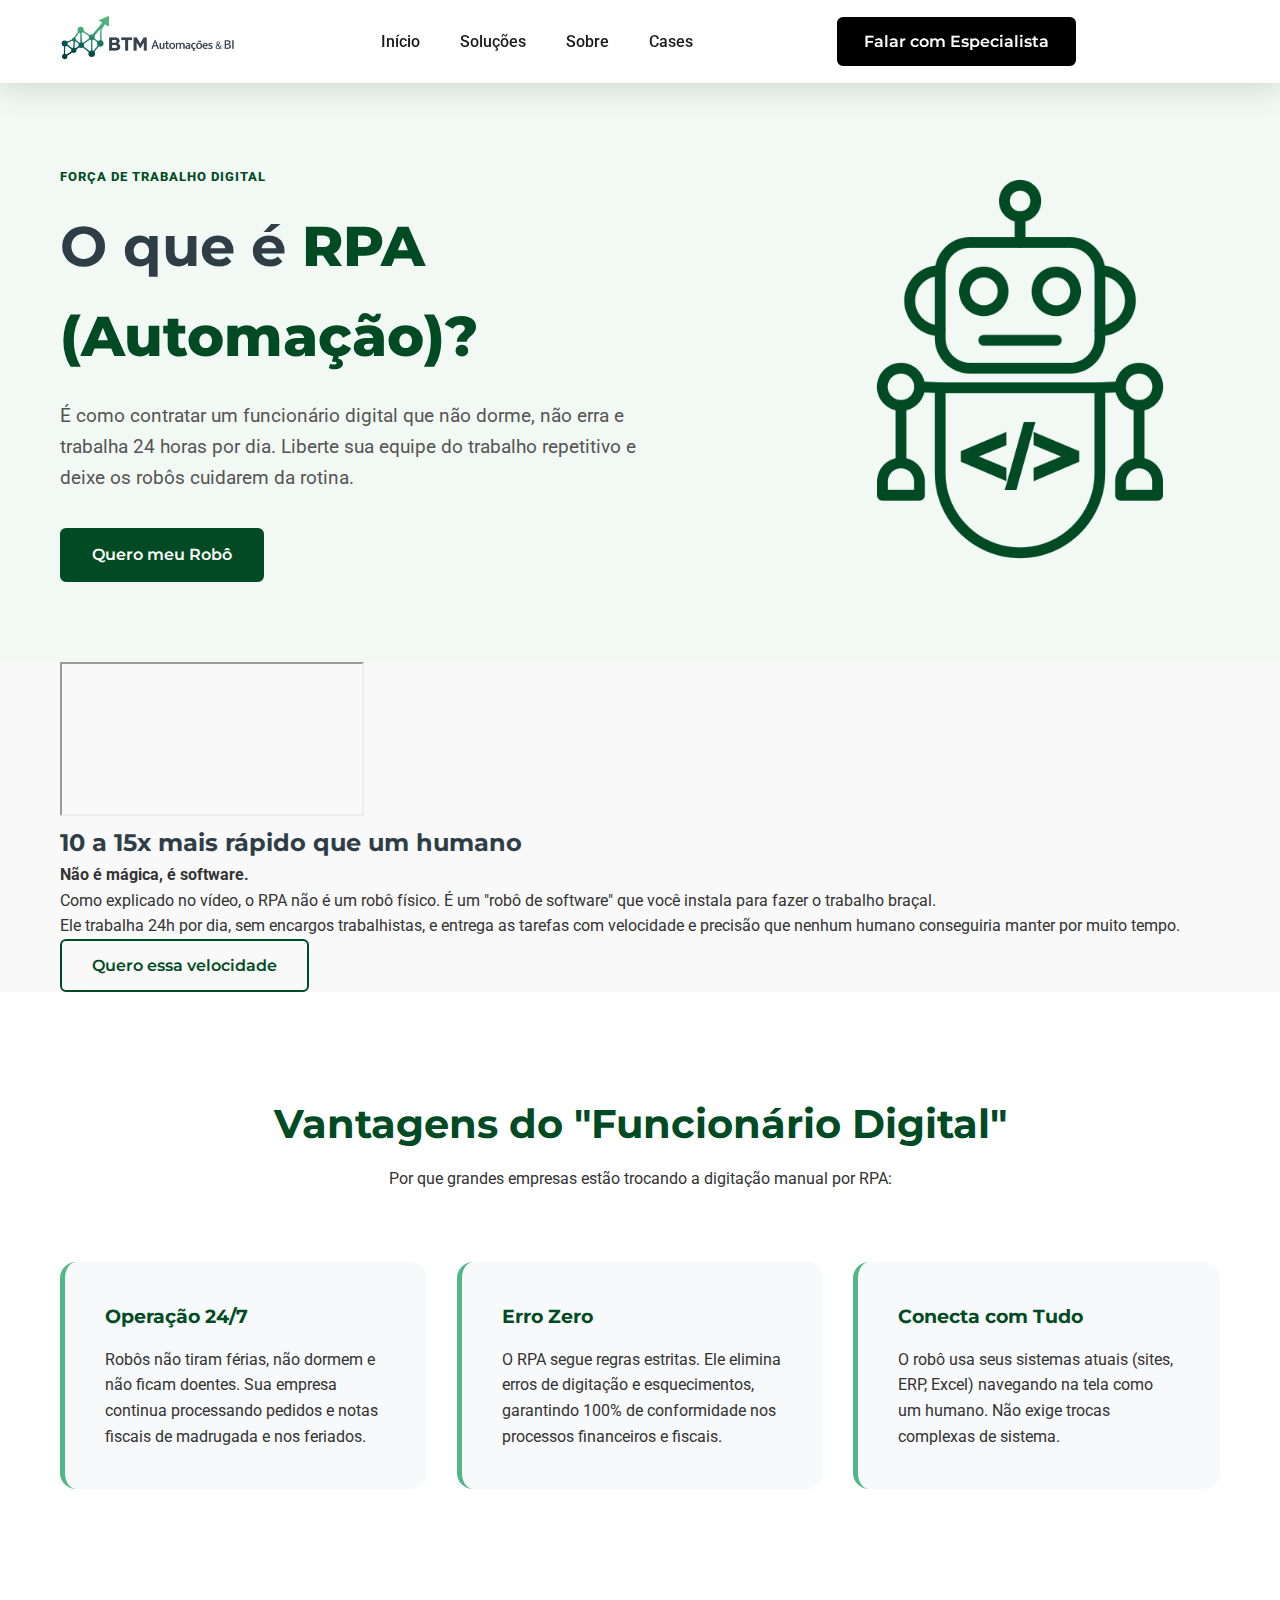
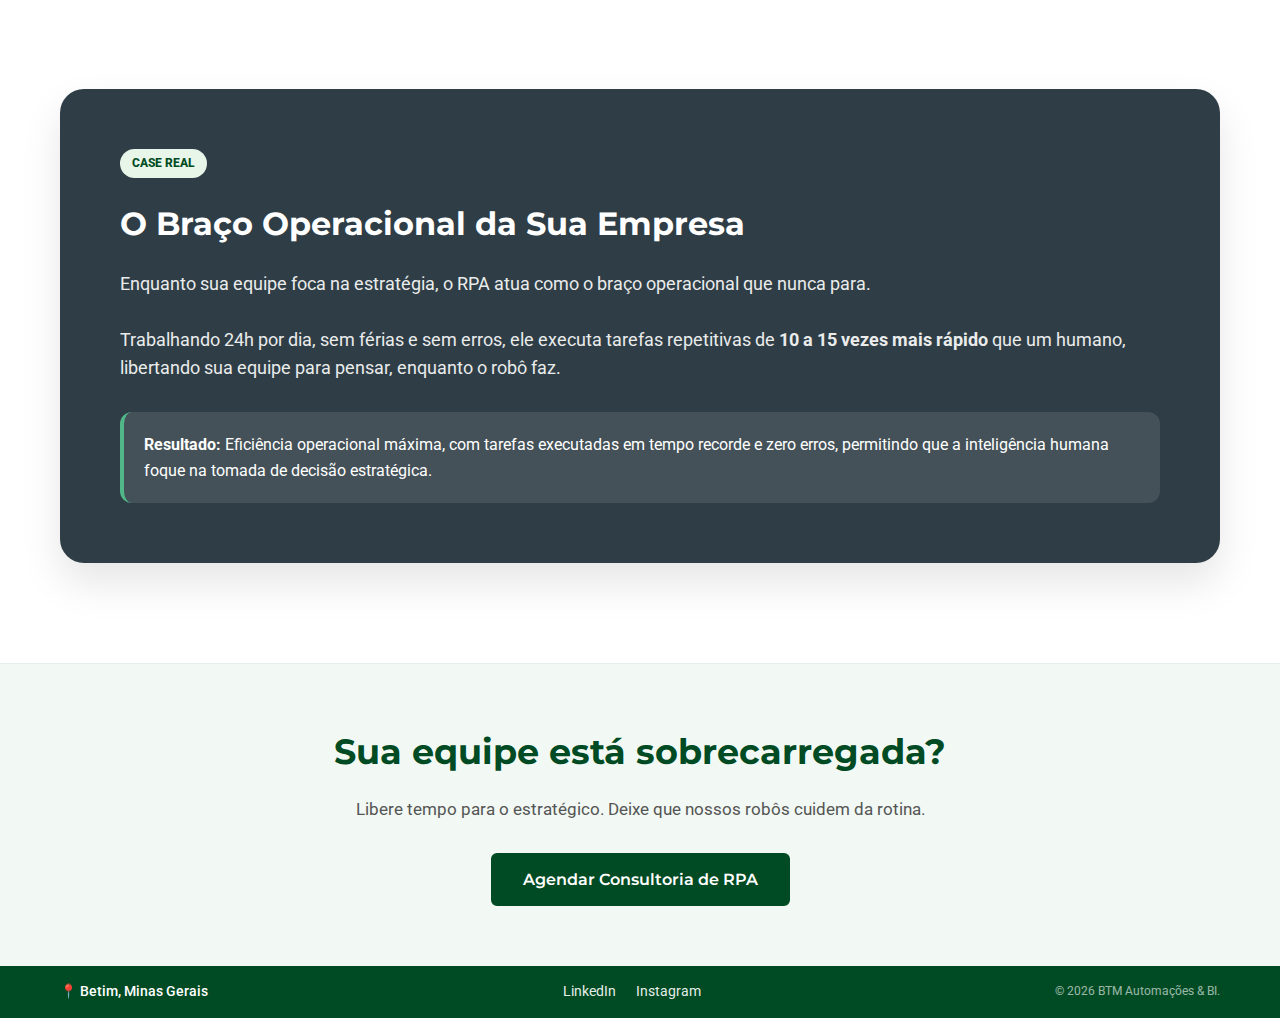
<file: o_que_e_rpa.html>
<!DOCTYPE html>
<html lang="pt-br">
<head>
    <meta charset="UTF-8">
    <meta name="viewport" content="width=device-width, initial-scale=1.0">
    <title>O que é RPA? | BTM Automações & BI</title>
    
    <link rel="icon" type="image/png" href="assets/img/favicon.png">
    
    <link href="https://fonts.googleapis.com/css2?family=Montserrat:wght@500;600;700;800&family=Roboto:wght@400;500&display=swap" rel="stylesheet">
    
    <link rel="stylesheet" href="css/styles.css">
    <link rel="stylesheet" href="css/servicos.css">
</head>

<body>

    <header class="header">
        <div class="container header-container">
            <div class="logo">
                <a href="index.html">
                    <img src="assets/img/logo-btm.png" alt="BTM Logo" class="logo-img">
                </a>
            </div>
            <nav class="nav-menu">
                <ul>
                    <li><a href="index.html">Início</a></li>
                    <li><a href="index.html#servicos">Soluções</a></li>
                    <li><a href="index.html#sobre">Sobre</a></li>
                    <li><a href="index.html#cases">Cases</a></li>
                </ul>
            </nav>
            <div class="header-right">
                <a href="https://w.app/o2c5wx" target="_blank" class="btn btn-dark">Falar com Especialista</a>
            </div>

            <div class="hamburger">
                <span class="bar"></span>
                <span class="bar"></span>
                <span class="bar"></span>
            </div>
        </div>
    </header>

    <section class="service-hero">
        <div class="container">
            <div class="service-hero-content">
                <div class="service-hero-text">
                    <span class="service-tag">Força de Trabalho Digital</span>
                    <h1>O que é <span class="highlight">RPA (Automação)?</span></h1>
                    <p>
                        É como contratar um funcionário digital que não dorme, não erra e trabalha 24 horas por dia.
                        Liberte sua equipe do trabalho repetitivo e deixe os robôs cuidarem da rotina.
                    </p>
                    <a href="https://w.app/o2c5wx" target="_blank" class="btn btn-primary">Quero meu Robô</a>
                </div>
                <div class="service-hero-img">
                    <img src="assets/img/icon-rpa.png" alt="Ilustração de RPA">
                </div>
            </div>
        </div>
    </section>

    <section class="video-section">
        <div class="container video-container">
            <div class="video-wrapper">
                <div class="video-responsive">
                    <iframe 
                        src="https://www.youtube.com/embed/PuD7EJte0vM" 
                        title="O Poder do RPA" 
                        allow="accelerometer; autoplay; clipboard-write; encrypted-media; gyroscope; picture-in-picture" 
                        allowfullscreen>
                    </iframe>
                </div>
            </div>

            <div class="video-text">
                <h2>10 a 15x mais rápido que um humano</h2>
                <p>
                    <strong>Não é mágica, é software.</strong>
                    <br>
                    Como explicado no vídeo, o RPA não é um robô físico. É um "robô de software" que você instala para fazer o trabalho braçal.
                </p>
                <p>
                    Ele trabalha 24h por dia, sem encargos trabalhistas, e entrega as tarefas com velocidade e precisão que nenhum humano conseguiria manter por muito tempo.
                </p>
                <a href="https://w.app/o2c5wx" target="_blank" class="btn btn-outline">Quero essa velocidade</a>
            </div>
        </div>
    </section>

    <section class="service-details">
        <div class="container">
            <div class="section-header">
                <h2>Vantagens do "Funcionário Digital"</h2>
                <p>Por que grandes empresas estão trocando a digitação manual por RPA:</p>
            </div>
            
            <div class="benefits-grid">
                <div class="benefit-card">
                    <h3>Operação 24/7</h3>
                    <p>Robôs não tiram férias, não dormem e não ficam doentes. Sua empresa continua processando pedidos e notas fiscais de madrugada e nos feriados.</p>
                </div>
                
                <div class="benefit-card">
                    <h3>Erro Zero</h3>
                    <p>O RPA segue regras estritas. Ele elimina erros de digitação e esquecimentos, garantindo 100% de conformidade nos processos financeiros e fiscais.</p>
                </div>
                
                <div class="benefit-card">
                    <h3>Conecta com Tudo</h3>
                    <p>O robô usa seus sistemas atuais (sites, ERP, Excel) navegando na tela como um humano. Não exige trocas complexas de sistema.</p>
                </div>
            </div>
        </div>
    </section>

    <section class="service-case">
        <div class="container">
            <div class="case-highlight-card">
                <div class="case-info">
                    <span class="case-tag">Case Real</span>
                    <h3>O Braço Operacional da Sua Empresa</h3>
                    <p>
                        Enquanto sua equipe foca na estratégia, o RPA atua como o braço operacional que nunca para. 
                        <br><br>
                        Trabalhando 24h por dia, sem férias e sem erros, ele executa tarefas repetitivas de <strong>10 a 15 vezes mais rápido</strong> que um humano, libertando sua equipe para pensar, enquanto o robô faz.
                    </p>
                    <div class="case-result-box">
                        <strong>Resultado:</strong> Eficiência operacional máxima, com tarefas executadas em tempo recorde e zero erros, permitindo que a inteligência humana foque na tomada de decisão estratégica.
                    </div>
                </div>
            </div>
        </div>
    </section>

    <section class="cta-footer">
        <div class="container">
            <h2>Sua equipe está sobrecarregada?</h2>
            <p>Libere tempo para o estratégico. Deixe que nossos robôs cuidem da rotina.</p>
            <a href="https://w.app/o2c5wx" target="_blank" class="btn btn-primary">Agendar Consultoria de RPA</a>
        </div>
    </section>

    <footer>
        <div class="container">
            <div class="footer-content">
                <span class="footer-location">📍 Betim, Minas Gerais</span>
                <div class="footer-social">
                    <a href="https://www.linkedin.com/company/btm-automacoes-bi" target="_blank">LinkedIn</a>
                    <a href="https://www.instagram.com/seuinstagram" target="_blank">Instagram</a>
                </div>
                <p class="footer-copyright">&copy; 2026 BTM Automações & BI.</p>
            </div>
        </div>
    </footer>

    <script src="js/scripts.js"></script>
</body>
</html>
</file>
<file: css/servicos.css>
/* =========================================
   ESTILOS ESPECÍFICOS PARA PÁGINAS DE SERVIÇO
   ========================================= */

/* Hero da Página de Serviço */
.service-hero {
    background-color: var(--color-ice-green);
    padding: 80px 0;
}

.service-hero-content {
    display: flex;
    align-items: center;
    gap: 50px;
    justify-content: space-between;
}

.service-hero-text {
    flex: 1;
    text-align: left;
}

.service-tag {
    display: inline-block;
    color: var(--color-primary);
    font-weight: 800;
    font-size: 0.8rem;
    text-transform: uppercase;
    letter-spacing: 1px;
    margin-bottom: 15px;
}

.service-hero-text h1 {
    font-size: 3.5rem;
    margin-bottom: 20px;
}

.service-hero-text p {
    font-size: 1.2rem;
    color: #555;
    margin-bottom: 35px;
    max-width: 600px;
}

.service-hero-img {
    flex: 0 0 400px;
}

.service-hero-img img {
    width: 100%;
    height: auto;
}

/* Detalhes e Benefícios */
.service-details {
    padding: 100px 0;
    background-color: var(--color-white);
}

.benefits-grid {
    display: grid;
    grid-template-columns: repeat(auto-fit, minmax(300px, 1fr));
    gap: 30px;
}

.benefit-card {
    padding: 40px;
    border-radius: 16px;
    background-color: #f8f9fa;
    border-left: 5px solid var(--color-accent);
}

.benefit-card h3 {
    margin-bottom: 15px;
    color: var(--color-primary);
}

/* Destaque do Caso de Sucesso */
.service-case {
    padding: 100px 0;
    background-color: var(--color-white);
}

.case-highlight-card {
    background-color: var(--color-secondary);
    color: var(--color-white);
    padding: 60px;
    border-radius: 24px;
    display: flex;
    align-items: center;
    box-shadow: 0 20px 40px rgba(0,0,0,0.1);
}

.case-info h3 {
    color: var(--color-white);
    font-size: 2rem;
    margin-bottom: 20px;
}

.case-info p {
    font-size: 1.1rem;
    opacity: 0.9;
    margin-bottom: 30px;
}

.case-result-box {
    background-color: rgba(255, 255, 255, 0.1);
    padding: 20px;
    border-radius: 12px;
    border-left: 4px solid var(--color-accent);
}

/* Responsividade */
@media (max-width: 992px) {
    .service-hero-content {
        flex-direction: column;
        text-align: center;
    }
    .service-hero-text { text-align: center; }
    .service-hero-text p { margin-left: auto; margin-right: auto; }
    .service-hero-img { flex: 0 0 300px; }
}
</file>
<file: css/styles.css>
/* =========================================
   1. VARIÁVEIS E RESET (A Base do Design)
   ========================================= */
:root {
    /* Paleta BTM Automações & BI */
    --color-primary: #004B23;   /* Verde Esmeralda (Corporativo) */
    --color-secondary: #2F3E46; /* Cinza Chumbo (Texto/Detalhes) */
    --color-accent: #52B788;    /* Verde Claro (Destaques/Botões) */
    --color-light: #E9ECEF;     /* Cinza Gelo (Fundos Gerais) */
    --color-ice-green: #F2F9F4; /* Verde Gelo (Fundo Hero e Cases) */
    --color-white: #ffffff;
    --color-text: #333333;
    
    /* Fontes */
    --font-heading: 'Montserrat', sans-serif;
    --font-body: 'Roboto', sans-serif;
}

* {
    margin: 0;
    padding: 0;
    box-sizing: border-box;
}

body {
    font-family: var(--font-body);
    color: var(--color-text);
    background-color: #f9f9f9;
    line-height: 1.6;
    scroll-behavior: smooth;
}

h1, h2, h3, h4 {
    font-family: var(--font-heading);
    color: var(--color-secondary);
    font-weight: 700;
}

a {
    text-decoration: none;
    transition: 0.3s;
}

ul {
    list-style: none;
}

.container {
    max-width: 1200px;
    margin: 0 auto;
    padding: 0 20px;
}

/* =========================================
   2. BOTÕES (O Estilo BTM)
   ========================================= */
.btn {
    display: inline-block;
    padding: 12px 30px;
    border-radius: 6px;
    font-weight: 600;
    cursor: pointer;
    font-family: var(--font-heading);
    transition: all 0.3s ease;
    text-align: center;
}

.btn-primary {
    background-color: var(--color-primary);
    color: var(--color-white);
    border: 2px solid var(--color-primary);
}

.btn-primary:hover {
    background-color: var(--color-accent);
    border-color: var(--color-accent);
    transform: translateY(-2px);
}

.btn-dark {
    background-color: #000000;
    color: #ffffff;
    border: 2px solid #000000;
    padding: 10px 25px;
}

.btn-dark:hover {
    background-color: var(--color-primary);
    border-color: var(--color-primary);
}

.btn-outline {
    background-color: transparent;
    color: var(--color-primary);
    border: 2px solid var(--color-primary);
}

.btn-outline:hover {
    background-color: var(--color-primary);
    color: var(--color-white);
}

.btn-light {
    background-color: var(--color-white);
    color: var(--color-primary);
    font-weight: bold;
}

/* =========================================
   3. HEADER (Cabeçalho Estilo Devnology)
   ========================================= */
.header {
    background-color: var(--color-white);
    box-shadow: 0 8px 30px rgba(0,0,0,0.12);
    position: sticky;
    top: 0;
    z-index: 1000;
    padding: 15px 0;
}

.header-container {
    display: flex;
    justify-content: space-between;
    align-items: center;
}

.logo-img {
    height: 45px;
    width: auto;
}

.nav-menu ul {
    display: flex;
    gap: 40px;
}

.nav-menu a {
    color: #1a1a1a;
    font-weight: 500;
    position: relative;
}

.nav-menu a:hover {
    color: var(--color-primary);
}

.nav-menu a::after {
    content: '';
    display: block;
    width: 0;
    height: 2px;
    background: var(--color-primary);
    transition: width 0.3s;
    position: absolute;
    bottom: -5px;
}

.nav-menu a:hover::after {
    width: 100%;
}

.header-right {
    display: flex;
    align-items: center;
    gap: 20px;
}

.lang-selector {
    display: flex;
    align-items: center;
    gap: 8px;
    cursor: pointer;
    font-weight: 600;
}

.flag-icon {
    width: 24px;
    border-radius: 2px;
}

.arrow-icon {
    font-size: 0.8rem;
    transform: rotate(180deg);
}

/* =========================================
   4. HERO SECTION (Fundo Verde Gelo)
   ========================================= */
.hero {
    background-color: var(--color-ice-green);
    color: var(--color-secondary);
    padding: 140px 0 100px 0;
    text-align: center;
}

.hero-title {
    font-size: 3rem;
    margin-bottom: 20px;
}

.highlight {
    color: var(--color-primary);
    font-weight: 800;
}

.hero-subtitle {
    font-size: 1.2rem;
    margin-bottom: 40px;
    color: #555;
    max-width: 700px;
    margin-left: auto;
    margin-right: auto;
}

.hero-buttons {
    display: flex;
    justify-content: center;
    gap: 15px;
}

/* =========================================
   5. SERVIÇOS (Estilo Clean - Sem Emojis)
   ========================================= */
.services {
    padding: 100px 0;
    background-color: var(--color-white);
}

.section-header {
    text-align: center;
    margin-bottom: 70px;
}

.section-header h2 {
    font-size: 2.5rem;
    margin-bottom: 10px;
    color: var(--color-primary);
}

.cards-grid {
    display: grid;
    grid-template-columns: repeat(auto-fit, minmax(320px, 1fr));
    gap: 30px;
}

.card {
    background: #fff;
    border: 1px solid #eee;
    border-radius: 16px;
    padding: 40px 30px;
    text-align: center;
    box-shadow: 0 10px 30px rgba(0,0,0,0.03);
    transition: 0.3s;
}

.card:hover {
    transform: translateY(-5px);
    box-shadow: 0 20px 40px rgba(0, 75, 35, 0.1);
}

.card-icon {
    margin-bottom: 25px;
    height: 90px;
    display: flex;
    justify-content: center;
    align-items: center;
}

.card-icon img {
    max-height: 100%;
    max-width: 90px;
}

.card h3 {
    margin-bottom: 15px;
    font-size: 1.4rem;
}

.card-desc {
    font-size: 0.95rem;
    color: #666;
    margin-bottom: 30px;
}

.card-topics {
    display: flex;
    flex-direction: column;
    gap: 10px;
}

.card-topics li {
    background-color: #F1F3F5;
    color: var(--color-secondary);
    padding: 12px 15px;
    border-radius: 8px;
    font-size: 0.9rem;
    font-weight: 700;
    text-align: center;
    transition: 0.3s;
}

.card-topics li:hover {
    background-color: #E2E6EA;
}

/* =========================================
   6. CASOS DE SUCESSO (CORRIGIDO PARA FLEX)
   ========================================= */
.cases {
    padding: 100px 0;
    background-color: var(--color-ice-green);
}

.cases-grid {
    display: grid;
    grid-template-columns: repeat(auto-fit, minmax(300px, 1fr));
    gap: 30px;
}

.case-card {
    background: var(--color-white);
    padding: 40px;
    border-radius: 16px;
    box-shadow: 0 10px 30px rgba(0,0,0,0.05);
    border-top: 5px solid var(--color-primary);
    transition: 0.3s;
    
    /* FLEXBOX HABILITADO PARA ALINHAR BOTÃO */
    display: flex;
    flex-direction: column;
    height: 100%; /* Garante altura igual */
    align-items: flex-start; /* Alinha textos à esquerda */
}

.case-card:hover {
    transform: translateY(-8px);
}

.case-tag {
    display: inline-block;
    background-color: #E8F5E9;
    color: var(--color-primary);
    padding: 5px 12px;
    border-radius: 20px;
    font-size: 0.75rem;
    font-weight: 800;
    text-transform: uppercase;
    margin-bottom: 20px;
}

.case-card h3 {
    font-size: 1.25rem;
    margin-bottom: 15px;
}

.case-description {
    font-size: 0.95rem;
    color: #666;
    margin-bottom: 25px;
}

.case-result {
    /* Margin-bottom: auto empurra o botão para o final do card */
    margin-bottom: auto; 
    background-color: #f8f9fa;
    padding: 15px;
    border-radius: 8px;
    font-size: 0.9rem;
    border-left: 3px solid var(--color-accent);
    width: 100%;
}

.case-result strong {
    color: var(--color-primary);
    display: block;
    margin-bottom: 5px;
}

/* =========================================
   BOTÃO DO CARD (Centralizado via Flex)
   ========================================= */
.case-link {
    /* Centraliza o botão dentro do flex container */
    align-self: center;
    
    display: inline-block;
    margin-top: 25px;
    
    /* Estilo Visual do Botão */
    background-color: var(--color-primary);
    color: var(--color-white);
    padding: 12px 30px;
    border-radius: 8px;
    font-weight: 700;
    font-size: 0.9rem;
    text-align: center;
    transition: all 0.3s ease;
    box-shadow: 0 4px 10px rgba(0, 75, 35, 0.1);
    white-space: nowrap;
}

.case-link:hover {
    background-color: var(--color-accent);
    color: var(--color-white);
    transform: translateY(-3px);
    box-shadow: 0 6px 15px rgba(0, 75, 35, 0.2);
}

/* =========================================
   7. SOBRE & PÚBLICO
   ========================================= */
.about {
    padding: 80px 0;
    background-color: var(--color-light);
}

.about-container {
    display: flex;
    align-items: center;
    gap: 50px;
    flex-wrap: wrap;
}

.about-text {
    flex: 1;
}

.about-text h2 {
    color: var(--color-primary);
    margin-bottom: 20px;
}

.about-stats {
    flex: 1;
    display: flex;
    gap: 20px;
}

.stat-item {
    background: var(--color-white);
    padding: 30px;
    border-radius: 10px;
    text-align: center;
    flex: 1;
}

.stat-number {
    display: block;
    font-size: 2.5rem;
    font-weight: 800;
    color: var(--color-accent);
}

/* =========================================
   8. CTA FINAL (Compacto)
   ========================================= */
.cta-footer {
    background-color: var(--color-ice-green);
    color: var(--color-secondary);
    text-align: center;
    padding: 60px 0;
    border-top: 1px solid rgba(0, 75, 35, 0.05);
}

.cta-footer h2 {
    color: var(--color-primary);
    font-size: 2.2rem;
    margin-bottom: 15px;
}

.cta-footer p {
    margin-bottom: 30px;
    font-size: 1.05rem;
    max-width: 700px;
    margin-left: auto;
    margin-right: auto;
    color: #555;
}

/* =========================================
   9. RODAPÉ (Faixa Pequena)
   ========================================= */
footer {
    background-color: var(--color-primary);
    color: var(--color-white);
    padding: 15px 0;
}

.footer-content {
    display: flex;
    flex-direction: row;
    justify-content: space-between;
    align-items: center;
    gap: 20px;
}

.footer-location {
    font-weight: 500;
    font-size: 0.85rem;
    min-width: fit-content;
}

.footer-social {
    display: flex;
    gap: 20px;
}

.footer-social a {
    color: var(--color-white);
    font-size: 0.85rem;
    opacity: 0.9;
    transition: 0.3s;
}

.footer-social a:hover {
    color: var(--color-accent);
    opacity: 1;
}

.footer-copyright {
    font-size: 0.75rem;
    opacity: 0.6;
    margin-top: 0;
    padding-top: 0;
    border-top: none;
    white-space: nowrap;
}

/* =========================================
   10. RESPONSIVIDADE FINAL
   ========================================= */
@media (max-width: 992px) {
    .hero-title { font-size: 2.5rem; }
}

@media (max-width: 768px) {
    .header-container { flex-direction: column; gap: 15px; }
    .nav-menu ul { gap: 15px; flex-wrap: wrap; justify-content: center; }
    .hero-title { font-size: 2rem; }
    .hero-buttons { flex-direction: column; }
    .about-container { flex-direction: column; }
    .lang-selector { display: none; }
    
    /* Footer Ajustes */
    .cta-footer { padding: 70px 0; }
    .cta-footer h2 { font-size: 2rem; }
    footer { padding: 40px 0; }
    .footer-content { flex-direction: column; gap: 10px; text-align: center; }
    .footer-social { gap: 20px; }
}
</file>
